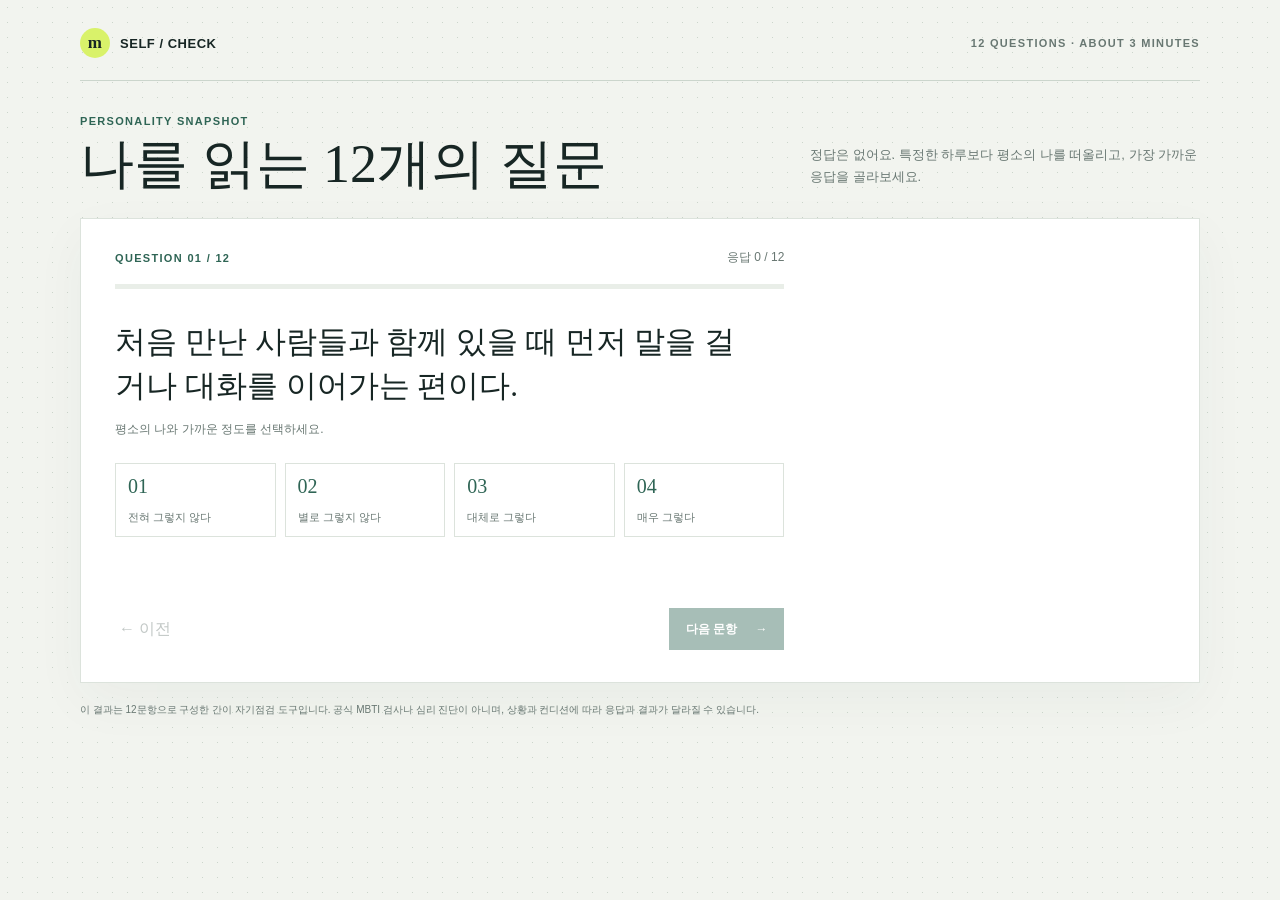
<file: mbti/index.html>
<!doctype html>
<html lang="ko">
<head>
  <meta charset="utf-8">
  <meta name="viewport" content="width=device-width, initial-scale=1">
  <meta name="theme-color" content="#f2f4ef">
  <title>MBTI 성향 체크 | 12문항</title>
  <style>
    :root {
      color-scheme: light;
      --paper: #f2f4ef;
      --surface: #ffffff;
      --ink: #172624;
      --muted: #687772;
      --line: #dce3dc;
      --green: #2f6555;
      --lime: #d9f26a;
      --coral: #e77560;
      --soft-green: #e8f0e9;
      --serif: Georgia, "Times New Roman", serif;
      --sans: "Aptos", "Malgun Gothic", "맑은 고딕", sans-serif;
    }

    * { box-sizing: border-box; }

    body {
      min-width: 320px;
      margin: 0;
      color: var(--ink);
      background-color: var(--paper);
      background-image: radial-gradient(#cbd5cb 0.65px, transparent 0.65px);
      background-size: 15px 15px;
      font-family: var(--sans);
    }

    button { font: inherit; }

    .shell {
      width: min(1120px, calc(100% - 48px));
      margin: 0 auto;
      padding: 28px 0 56px;
    }

    .topbar {
      display: flex;
      align-items: center;
      justify-content: space-between;
      padding-bottom: 22px;
      border-bottom: 1px solid #cbd5cc;
    }

    .brand {
      display: flex;
      align-items: center;
      gap: 10px;
      font-size: 13px;
      font-weight: 750;
      letter-spacing: .04em;
    }

    .brand-mark {
      display: grid;
      width: 30px;
      aspect-ratio: 1;
      place-items: center;
      border-radius: 50%;
      color: var(--ink);
      background: var(--lime);
      font-family: var(--serif);
      font-size: 17px;
    }

    .top-note, .eyebrow, .axis-label, .question-count {
      font-size: 11px;
      font-weight: 750;
      letter-spacing: .12em;
      text-transform: uppercase;
    }

    .top-note { color: var(--muted); }

    .intro {
      display: flex;
      align-items: end;
      justify-content: space-between;
      gap: 24px;
      padding: 34px 0 27px;
    }

    .eyebrow { margin: 0 0 10px; color: var(--green); }

    h1 {
      margin: 0;
      font-family: var(--serif);
      font-size: clamp(34px, 5vw, 54px);
      font-weight: 400;
      line-height: 1;
      letter-spacing: 0;
    }

    .intro-copy {
      max-width: 390px;
      margin: 0 0 2px;
      color: var(--muted);
      font-size: 13px;
      line-height: 1.75;
    }

    .dashboard {
      display: grid;
      grid-template-columns: minmax(0, 1.55fr) minmax(280px, .8fr);
      border: 1px solid var(--line);
      background: var(--surface);
      box-shadow: 0 18px 50px #28463a0b;
    }

    .test-panel { min-width: 0; padding: 30px 34px 32px; }

    .panel-head {
      display: flex;
      align-items: center;
      justify-content: space-between;
      gap: 16px;
      margin-bottom: 18px;
    }

    .question-count { margin: 0; color: var(--green); }

    .progress-text { color: var(--muted); font-size: 12px; }

    .progress-track {
      height: 5px;
      overflow: hidden;
      background: #e9eee8;
    }

    .progress-fill {
      width: 0;
      height: 100%;
      background: var(--green);
      transition: width 240ms ease;
    }

    .question-area { min-height: 294px; padding-top: 31px; }

    .question-title {
      max-width: 650px;
      margin: 0 0 13px;
      font-family: var(--serif);
      font-size: clamp(23px, 3vw, 31px);
      font-weight: 400;
      line-height: 1.42;
      letter-spacing: 0;
    }

    .question-hint { margin: 0; color: var(--muted); font-size: 12px; }

    .choices {
      display: grid;
      grid-template-columns: repeat(4, minmax(0, 1fr));
      gap: 9px;
      margin-top: 25px;
    }

    .choice {
      position: relative;
      display: flex;
      min-height: 74px;
      flex-direction: column;
      align-items: flex-start;
      justify-content: space-between;
      padding: 11px 12px;
      border: 1px solid var(--line);
      color: var(--ink);
      background: #fff;
      cursor: pointer;
      text-align: left;
      transition: border-color 160ms ease, background-color 160ms ease, transform 160ms ease;
    }

    .choice:hover { transform: translateY(-2px); border-color: var(--green); }
    .choice[aria-pressed="true"] { border-color: var(--green); background: var(--soft-green); }
    .choice-number { color: var(--green); font-family: var(--serif); font-size: 20px; }
    .choice-label { color: var(--muted); font-size: 11px; line-height: 1.35; }

    .question-actions {
      display: flex;
      align-items: center;
      justify-content: space-between;
      gap: 12px;
      margin-top: 25px;
    }

    .text-button, .next-button, .restart-button {
      min-height: 42px;
      border: 0;
      cursor: pointer;
    }

    .text-button { padding: 0 4px; color: var(--muted); background: transparent; }
    .text-button:disabled { cursor: default; opacity: .4; }

    .next-button, .restart-button {
      display: inline-flex;
      align-items: center;
      justify-content: center;
      gap: 18px;
      padding: 0 17px;
      color: #fff;
      background: var(--green);
      font-size: 12px;
      font-weight: 700;
    }

    .next-button:disabled { cursor: not-allowed; opacity: .42; }
    .next-button:not(:disabled):hover, .restart-button:hover { background: #214d40; }

    .score-panel {
      display: none;
      padding: 30px 26px;
      border-left: 1px solid var(--line);
      background: #f8faf7;
    }

    .score-panel.visible { display: block; }

    .score-heading { margin: 0 0 5px; font-size: 14px; font-weight: 750; }
    .score-subtitle { margin: 0; color: var(--muted); font-size: 11px; }
    .axis-list { display: grid; gap: 24px; margin-top: 30px; }
    .axis-topline { display: flex; justify-content: space-between; gap: 12px; margin-bottom: 9px; }
    .axis-label { color: var(--muted); }
    .axis-score { color: var(--ink); font-size: 11px; font-variant-numeric: tabular-nums; }

    .axis-letters { display: flex; justify-content: space-between; margin-bottom: 7px; font-family: var(--serif); font-size: 17px; }
    .axis-track { display: grid; height: 5px; grid-template-columns: 1fr 1fr; gap: 3px; }
    .axis-half { position: relative; overflow: hidden; background: #e1e8e1; }
    .axis-half:last-child { transform: scaleX(-1); }
    .axis-fill { width: 0; height: 100%; background: var(--green); transition: width 220ms ease; }
    .axis-half:last-child .axis-fill { background: var(--coral); }

    .score-note {
      margin: 34px 0 0;
      padding: 12px 13px;
      border-left: 3px solid var(--lime);
      color: var(--muted);
      background: #eef2e8;
      font-size: 11px;
      line-height: 1.65;
    }

    .result-view { display: none; padding-top: 26px; }
    .result-view.visible { display: block; animation: reveal 300ms ease both; }
    .result-kicker { margin: 0 0 8px; color: var(--green); font-size: 11px; font-weight: 750; letter-spacing: .12em; }
    .result-type { margin: 0; color: var(--green); font-family: var(--serif); font-size: clamp(54px, 8vw, 82px); font-weight: 400; line-height: 1; }
    .result-summary { margin: 13px 0 24px; color: var(--muted); font-size: 13px; line-height: 1.7; }
    .result-axes { display: grid; gap: 11px; margin-bottom: 24px; }
    .result-axis { display: grid; grid-template-columns: 34px 1fr auto; align-items: center; gap: 11px; padding: 11px 12px; background: #f5f7f3; }
    .result-letter { color: var(--green); font-family: var(--serif); font-size: 22px; }
    .result-axis-name { font-size: 12px; font-weight: 700; }
    .result-axis-detail { color: var(--muted); font-size: 10px; }
    .result-explanations { display: grid; gap: 0; margin-top: 23px; border-top: 1px solid var(--line); }
    .explanation { padding: 13px 0; border-bottom: 1px solid var(--line); }
    .explanation p { margin: 0; font-size: 11px; line-height: 1.65; }
    .explanation .explanation-meta { margin-bottom: 4px; color: var(--green); font-size: 10px; font-weight: 700; }
    .result-actions { display: flex; justify-content: flex-end; margin-top: 20px; }
    .disclaimer { max-width: 790px; margin: 18px 0 0; color: var(--muted); font-size: 10px; line-height: 1.7; }
    .visually-hidden { position: absolute; width: 1px; height: 1px; padding: 0; margin: -1px; overflow: hidden; clip: rect(0, 0, 0, 0); white-space: nowrap; border: 0; }

    @keyframes reveal { from { opacity: 0; transform: translateY(6px); } to { opacity: 1; transform: translateY(0); } }

    @media (max-width: 760px) {
      .shell { width: min(100% - 28px, 560px); padding-top: 16px; }
      .intro { align-items: flex-start; flex-direction: column; gap: 13px; padding: 27px 0 21px; }
      .intro-copy { max-width: 500px; }
      .dashboard { grid-template-columns: 1fr; }
      .test-panel { padding: 24px 20px 23px; }
      .question-area { min-height: 0; padding-top: 25px; }
      .choices { grid-template-columns: repeat(2, minmax(0, 1fr)); gap: 8px; margin-top: 20px; }
      .choice { min-height: 66px; }
      .score-panel { padding: 22px 20px; border-top: 1px solid var(--line); border-left: 0; }
      .axis-list { grid-template-columns: repeat(2, minmax(0, 1fr)); gap: 20px 16px; margin-top: 22px; }
      .score-note { margin-top: 22px; }
    }

    @media (prefers-reduced-motion: reduce) {
      *, *::before, *::after { scroll-behavior: auto !important; animation-duration: .01ms !important; transition-duration: .01ms !important; }
    }
  </style>
</head>
<body>
  <main class="shell">
    <header class="topbar">
      <div class="brand"><span class="brand-mark" aria-hidden="true">m</span><span>SELF / CHECK</span></div>
      <span class="top-note">12 questions · about 3 minutes</span>
    </header>

    <section class="intro" aria-labelledby="page-title">
      <div>
        <p class="eyebrow">PERSONALITY SNAPSHOT</p>
        <h1 id="page-title">나를 읽는 12개의 질문</h1>
      </div>
      <p class="intro-copy">정답은 없어요. 특정한 하루보다 평소의 나를 떠올리고, 가장 가까운 응답을 골라보세요.</p>
    </section>

    <section class="dashboard" aria-label="간이 MBTI 성향 검사">
      <div class="test-panel">
        <div class="panel-head">
          <p class="question-count" id="question-count">QUESTION 01 / 12</p>
          <span class="progress-text" id="progress-text">응답 0 / 12</span>
        </div>
        <div class="progress-track" role="progressbar" aria-label="검사 진행률" aria-valuemin="0" aria-valuemax="12" aria-valuenow="0">
          <div class="progress-fill" id="progress-fill"></div>
        </div>

        <div id="question-view">
          <div class="question-area" aria-live="polite">
            <h2 class="question-title" id="question-title"></h2>
            <p class="question-hint">평소의 나와 가까운 정도를 선택하세요.</p>
            <div class="choices" id="choices" role="group" aria-label="응답 선택"></div>
          </div>
          <div class="question-actions">
            <button class="text-button" id="previous-button" type="button">← 이전</button>
            <button class="next-button" id="next-button" type="button" disabled><span>다음 문항</span><span aria-hidden="true">→</span></button>
          </div>
        </div>

        <section class="result-view" id="result-view" aria-live="polite" aria-labelledby="result-type">
          <p class="result-kicker">YOUR PERSONALITY SNAPSHOT</p>
          <h2 class="result-type" id="result-type"></h2>
          <p class="result-summary" id="result-summary"></p>
          <div class="result-axes" id="result-axes"></div>
          <p class="eyebrow">QUESTION NOTES</p>
          <div class="result-explanations" id="result-explanations"></div>
          <div class="result-actions"><button class="restart-button" id="restart-button" type="button">다시 검사하기 <span aria-hidden="true">↻</span></button></div>
        </section>
      </div>

      <aside class="score-panel" aria-labelledby="score-heading">
        <h2 class="score-heading" id="score-heading">성향 밸런스</h2>
        <p class="score-subtitle">답변에 따라 축별 점수가 쌓입니다.</p>
        <div class="axis-list" id="axis-list"></div>
        <p class="score-note">각 축은 3개 문항으로 구성돼요. 점수 차이가 작다면 두 성향이 비슷할 수 있습니다.</p>
      </aside>
    </section>

    <p class="disclaimer">이 결과는 12문항으로 구성한 간이 자기점검 도구입니다. 공식 MBTI 검사나 심리 진단이 아니며, 상황과 컨디션에 따라 응답과 결과가 달라질 수 있습니다.</p>
    <p class="visually-hidden" id="announcer" aria-live="polite"></p>
  </main>

  <script>
    const questions = [
      { axis: "EI", text: "처음 만난 사람들과 함께 있을 때 먼저 말을 걸거나 대화를 이어가는 편이다.", explanation: "낯선 모임에서 먼저 교류하는 편인지, 관찰하며 익숙해진 뒤 대화하는 편인지 살펴봅니다." },
      { axis: "SN", text: "설명이나 계획을 들을 때 큰 그림보다 구체적인 사실과 실제 사례가 먼저 궁금하다.", explanation: "관찰 가능한 세부 정보와 경험을 먼저 보는 경향(S)인지, 전체적인 의미와 가능성을 먼저 보는 경향(N)인지 살펴봅니다." },
      { axis: "TF", text: "의견이 다를 때 개인적인 호감보다 공정한 기준과 논리적 일관성을 우선해 판단하는 편이다.", explanation: "판단할 때 원칙과 논리를 중시하는 경향(T)인지, 사람과 상황에 미치는 영향을 중시하는 경향(F)인지 살펴봅니다." },
      { axis: "JP", text: "일정이 정해지면 미리 계획을 세우고, 진행 상황과 완료 여부를 확인하는 편이다.", explanation: "계획과 구조를 미리 정해 두는 경향(J)인지, 진행하면서 유연하게 조정하는 경향(P)인지 살펴봅니다." },
      { axis: "EI", text: "생각을 정리할 때 혼자 오래 생각하기보다 다른 사람과 이야기하며 정리하는 편이다.", explanation: "대화와 상호작용을 통해 생각을 정리하는 경향(E)인지, 혼자 숙고한 뒤 생각을 나누는 경향(I)인지 살펴봅니다." },
      { axis: "SN", text: "새로운 일을 배울 때 추상적인 원리보다 구체적인 절차를 직접 해보는 것이 더 편하다.", explanation: "실제 사례와 단계별 경험을 통해 배우는 경향(S)인지, 먼저 개념과 원리를 이해하려는 경향(N)인지 살펴봅니다." },
      { axis: "TF", text: "갈등 상황에서는 당사자들의 감정보다 원칙과 공정성을 먼저 따져보는 편이다.", explanation: "갈등을 다룰 때 일관된 기준을 우선하는 경향(T)인지, 관계와 사람들의 감정을 우선 고려하는 경향(F)인지 살펴봅니다." },
      { axis: "JP", text: "마감 직전에 서두르기보다 미리 준비를 끝내고 여유를 두는 것이 마음 편하다.", explanation: "일을 일찍 정리하고 마무리하려는 경향(J)인지, 마감까지 선택지를 열어 두고 유연하게 진행하는 경향(P)인지 살펴봅니다." },
      { axis: "EI", text: "모임에서는 소수와 오래 대화하기보다 여러 사람과 폭넓게 이야기하는 것이 편하다.", explanation: "여러 사람과 활발히 교류하는 경향(E)인지, 소수와 깊이 이야기하거나 혼자 쉬는 시간을 선호하는 경향(I)인지 살펴봅니다." },
      { axis: "SN", text: "무언가를 판단할 때 지금 확인할 수 있는 정보와 과거의 경험을 주된 근거로 삼는 편이다.", explanation: "검증 가능한 사실과 경험을 중시하는 경향(S)인지, 정보 사이의 패턴이나 앞으로의 가능성도 함께 보는 경향(N)인지 살펴봅니다." },
      { axis: "TF", text: "누군가에게 피드백을 줄 때 기분을 맞추기보다 정확하고 구체적인 개선점을 먼저 말하는 편이다.", explanation: "정확한 기준과 개선점을 직접 말하는 경향(T)인지, 상대가 받아들일 방식과 관계에 미치는 영향을 먼저 고려하는 경향(F)인지 살펴봅니다." },
      { axis: "JP", text: "여행이나 주말 일정은 현장에서 정하기보다 큰 틀과 순서를 미리 정해 두는 편이다.", explanation: "일정과 순서를 계획하는 경향(J)인지, 현장에서 선택할 수 있도록 여지를 두는 경향(P)인지 살펴봅니다." }
    ];

    const axes = {
      EI: { first: "E", second: "I", label: "에너지와 교류" },
      SN: { first: "S", second: "N", label: "정보를 받아들이는 방식" },
      TF: { first: "T", second: "F", label: "판단과 의사결정" },
      JP: { first: "J", second: "P", label: "계획과 진행 방식" }
    };

    const meanings = {
      E: "외향: 사람들과 교류하고 바깥 활동에 참여하며 에너지를 얻는 경향",
      I: "내향: 혼자 또는 소수와 생각을 정리하는 시간에서 에너지를 얻는 경향",
      S: "감각: 구체적인 사실, 현재의 경험, 실제적인 정보를 중시하는 경향",
      N: "직관: 패턴, 의미, 새로운 가능성과 큰 그림을 중시하는 경향",
      T: "사고: 논리, 원칙, 일관된 기준을 중심으로 판단하는 경향",
      F: "감정: 사람들의 가치, 관계, 결정이 미치는 영향을 중심으로 판단하는 경향",
      J: "판단: 계획과 구조를 세우고 일을 정리해 마무리하는 것을 선호하는 경향",
      P: "인식: 선택지를 열어 두고 상황에 맞춰 유연하게 조정하는 것을 선호하는 경향"
    };

    const answerLabels = ["전혀 그렇지 않다", "별로 그렇지 않다", "대체로 그렇다", "매우 그렇다"];
    const answers = Array(questions.length).fill(null);
    let currentIndex = 0;

    const questionTitle = document.querySelector("#question-title");
    const choices = document.querySelector("#choices");
    const nextButton = document.querySelector("#next-button");
    const previousButton = document.querySelector("#previous-button");
    const progressFill = document.querySelector("#progress-fill");
    const progressTrack = document.querySelector(".progress-track");
    const questionView = document.querySelector("#question-view");
    const resultView = document.querySelector("#result-view");

    function calculateScores() {
      const scores = Object.fromEntries(Object.values(axes).flatMap(({ first, second }) => [[first, 0], [second, 0]]));
      questions.forEach((question, index) => {
        const answer = answers[index];
        if (answer === null) return;
        const { first, second } = axes[question.axis];
        scores[first] += answer;
        scores[second] += 5 - answer;
      });
      return scores;
    }

    function renderAxes() {
      const scores = calculateScores();
      document.querySelector("#axis-list").innerHTML = Object.entries(axes).map(([key, axis]) => {
        const firstScore = scores[axis.first];
        const secondScore = scores[axis.second];
        return `<div class="axis-row" aria-label="${axis.first} ${firstScore}점, ${axis.second} ${secondScore}점">
          <div class="axis-topline"><span class="axis-label">${axis.label}</span><span class="axis-score">${firstScore} : ${secondScore}</span></div>
          <div class="axis-letters"><span>${axis.first}</span><span>${axis.second}</span></div>
          <div class="axis-track" aria-hidden="true"><div class="axis-half"><div class="axis-fill" style="width:${firstScore / 12 * 100}%"></div></div><div class="axis-half"><div class="axis-fill" style="width:${secondScore / 12 * 100}%"></div></div></div>
        </div>`;
      }).join("");
    }

    function renderQuestion() {
      const question = questions[currentIndex];
      const answer = answers[currentIndex];
      questionTitle.textContent = question.text;
      document.querySelector("#question-count").textContent = `QUESTION ${String(currentIndex + 1).padStart(2, "0")} / ${questions.length}`;
      document.querySelector("#progress-text").textContent = `응답 ${answers.filter((value) => value !== null).length} / ${questions.length}`;
      progressFill.style.width = `${answers.filter((value) => value !== null).length / questions.length * 100}%`;
      progressTrack.setAttribute("aria-valuenow", String(answers.filter((value) => value !== null).length));
      choices.innerHTML = answerLabels.map((label, index) => `<button class="choice" type="button" aria-pressed="${answer === index + 1}" data-value="${index + 1}"><span class="choice-number">0${index + 1}</span><span class="choice-label">${label}</span></button>`).join("");
      choices.querySelectorAll(".choice").forEach((button) => button.addEventListener("click", () => {
        answers[currentIndex] = Number(button.dataset.value);
        renderQuestion();
        nextButton.focus();
      }));
      previousButton.disabled = currentIndex === 0;
      nextButton.disabled = answer === null;
      nextButton.querySelector("span").textContent = currentIndex === questions.length - 1 ? "결과 보기" : "다음 문항";
    }

    function showResult() {
      const scores = calculateScores();
      const result = Object.values(axes).map(({ first, second }) => scores[first] > scores[second] ? first : second).join("");
      renderAxes();
      document.querySelector(".score-panel").classList.add("visible");
      document.querySelector("#result-type").textContent = result;
      document.querySelector("#result-summary").textContent = [...result].map((letter) => meanings[letter]).join(". ") + ".";
      document.querySelector("#result-axes").innerHTML = Object.entries(axes).map(([key, axis], index) => {
        const selected = result[index];
        const opposite = selected === axis.first ? axis.second : axis.first;
        return `<div class="result-axis"><span class="result-letter">${selected}</span><div><div class="result-axis-name">${axis.label}</div><div class="result-axis-detail">${scores[selected]}점 · ${opposite} ${scores[opposite]}점</div></div><span aria-hidden="true">↗</span></div>`;
      }).join("");
      document.querySelector("#result-explanations").innerHTML = questions.map((question, index) => {
        const answer = answers[index];
        const leaning = answer >= 3 ? axes[question.axis].first : axes[question.axis].second;
        return `<article class="explanation"><p class="explanation-meta">${String(index + 1).padStart(2, "0")} · ${answer}점 · ${leaning} 쪽</p><p>${question.explanation}</p></article>`;
      }).join("");
      questionView.hidden = true;
      resultView.classList.add("visible");
      document.querySelector("#progress-text").textContent = `완료 ${questions.length} / ${questions.length}`;
      progressFill.style.width = "100%";
      progressTrack.setAttribute("aria-valuenow", String(questions.length));
      document.querySelector("#announcer").textContent = `검사 결과 ${result}입니다.`;
    }

    nextButton.addEventListener("click", () => {
      if (answers[currentIndex] === null) return;
      if (currentIndex === questions.length - 1) {
        showResult();
        return;
      }
      currentIndex += 1;
      renderQuestion();
    });

    previousButton.addEventListener("click", () => {
      if (currentIndex === 0) return;
      currentIndex -= 1;
      renderQuestion();
    });

    document.querySelector("#restart-button").addEventListener("click", () => {
      answers.fill(null);
      currentIndex = 0;
      questionView.hidden = false;
      resultView.classList.remove("visible");
      document.querySelector(".score-panel").classList.remove("visible");
      document.querySelector("#axis-list").innerHTML = "";
      renderQuestion();
      questionTitle.focus();
    });

    renderQuestion();
  </script>
</body>
</html>
</file>
